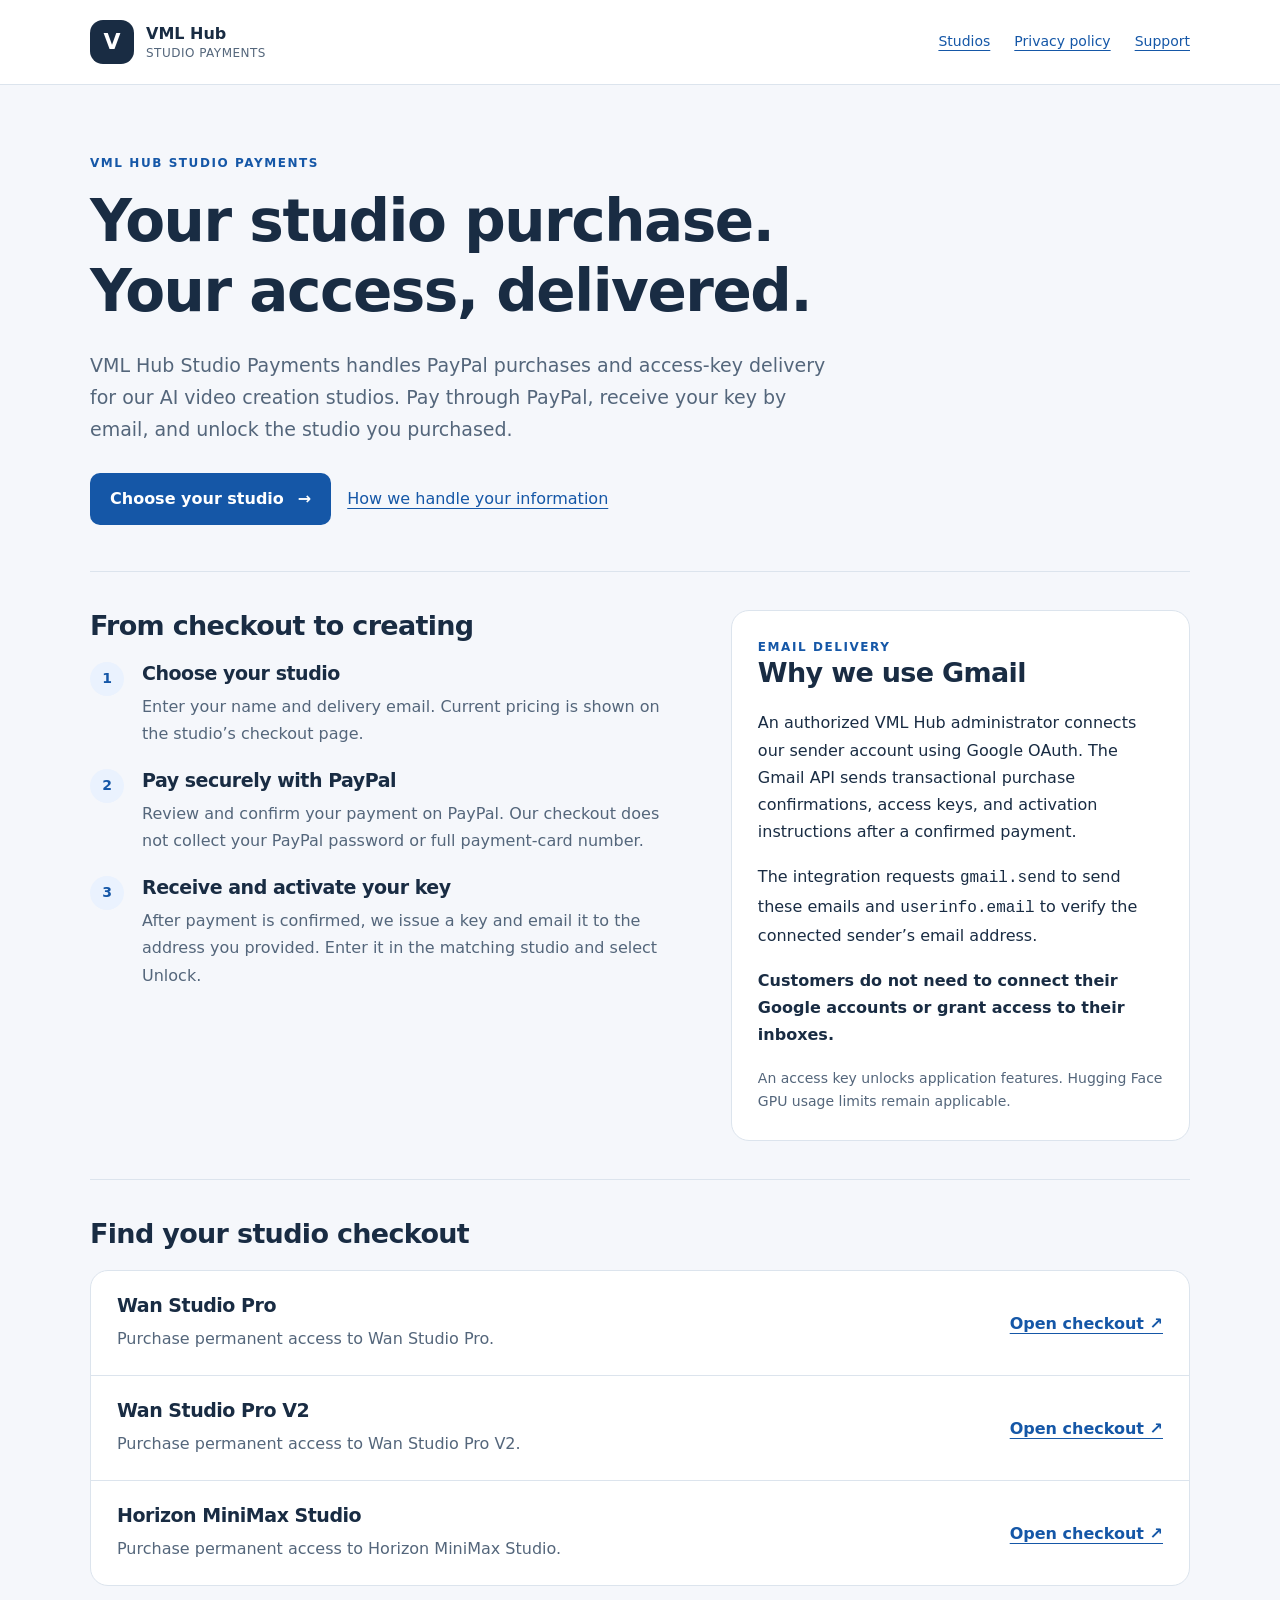
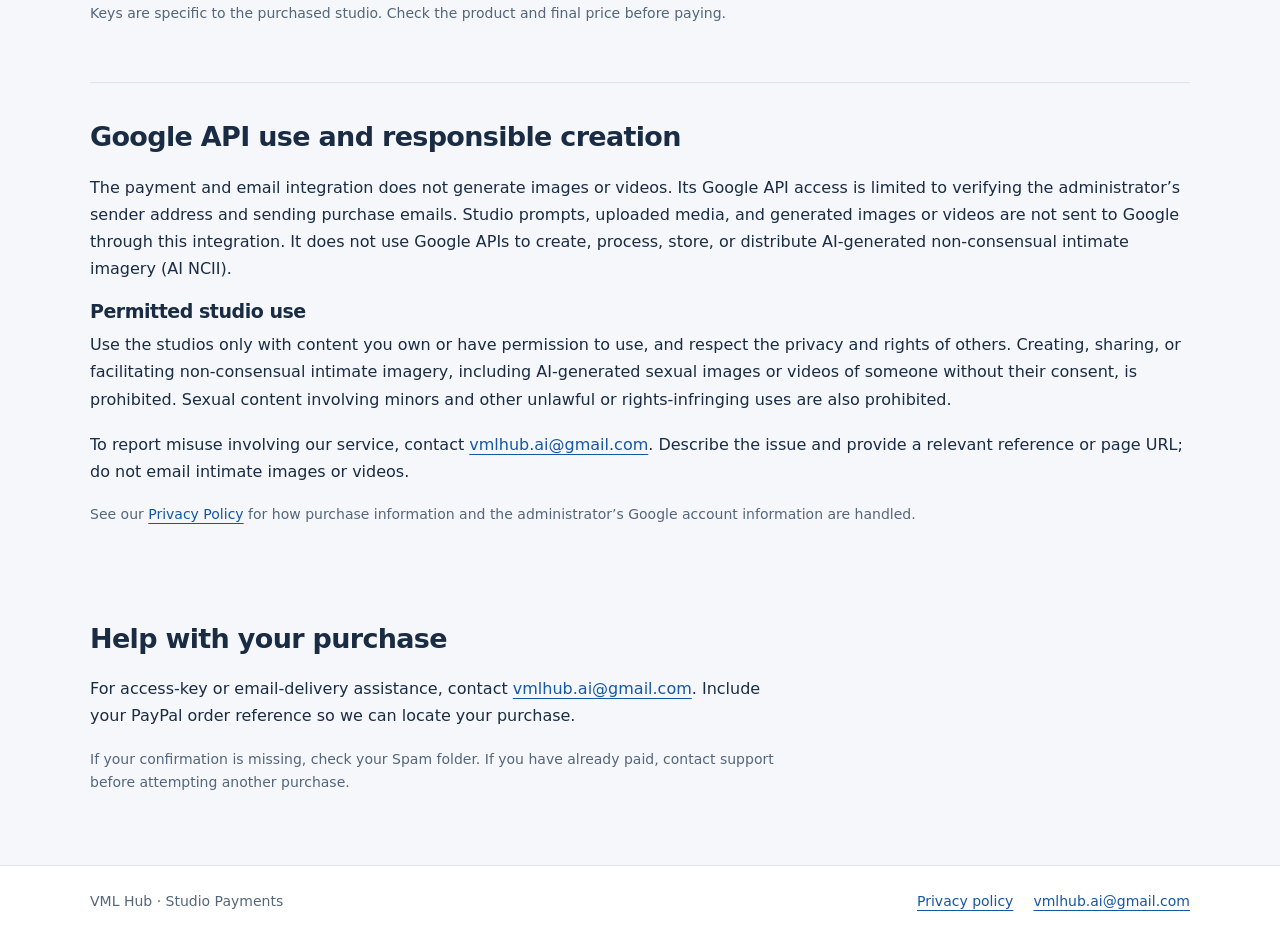
<file: index.html>
<!doctype html>
<html lang="en">
<head>
  <meta charset="utf-8">
  <meta name="viewport" content="width=device-width,initial-scale=1">
  <meta name="description" content="VML Hub Studio Payments: secure PayPal checkout, purchase confirmations, and access-key delivery for Wan and Horizon creative studios.">
  <link rel="canonical" href="https://vmlhub.github.io/studio-payments/">
  <link rel="stylesheet" href="styles.css">
  <title>VML Hub Studio Payments</title>
</head>
<body>
  <a class="skip" href="#main">Skip to content</a>
  <header class="site-header"><div class="wrap nav">
    <a class="brand" href="./" aria-label="VML Hub Studio Payments home"><span class="brand-mark" aria-hidden="true">V</span><span>VML Hub<small>STUDIO PAYMENTS</small></span></a>
    <nav class="nav-links" aria-label="Main navigation"><a href="#studios">Studios</a><a href="privacy.html">Privacy policy</a><a href="mailto:vmlhub.ai@gmail.com">Support</a></nav>
  </div></header>
  <main id="main" class="wrap">
    <section class="hero" aria-labelledby="title">
      <p class="eyebrow">VML Hub Studio Payments</p>
      <h1>Your studio purchase.<br>Your access, delivered.</h1>
      <p class="lede">VML Hub Studio Payments handles PayPal purchases and access-key delivery for our AI video creation studios. Pay through PayPal, receive your key by email, and unlock the studio you purchased.</p>
      <div class="hero-actions"><a class="button" href="#studios">Choose your studio <span aria-hidden="true">→</span></a><a class="text-link" href="privacy.html">How we handle your information</a></div>
    </section>
    <section class="section intro-grid" aria-labelledby="how-title">
      <div><h2 id="how-title">From checkout to creating</h2><ol class="steps">
        <li><h3>Choose your studio</h3><p>Enter your name and delivery email. Current pricing is shown on the studio’s checkout page.</p></li>
        <li><h3>Pay securely with PayPal</h3><p>Review and confirm your payment on PayPal. Our checkout does not collect your PayPal password or full payment-card number.</p></li>
        <li><h3>Receive and activate your key</h3><p>After payment is confirmed, we issue a key and email it to the address you provided. Enter it in the matching studio and select Unlock.</p></li>
      </ol></div>
      <aside class="notice" aria-labelledby="gmail-title"><p class="eyebrow">Email delivery</p><h2 id="gmail-title">Why we use Gmail</h2><p>An authorized VML Hub administrator connects our sender account using Google OAuth. The Gmail API sends transactional purchase confirmations, access keys, and activation instructions after a confirmed payment.</p><p>The integration requests <code>gmail.send</code> to send these emails and <code>userinfo.email</code> to verify the connected sender’s email address.</p><p><strong>Customers do not need to connect their Google accounts or grant access to their inboxes.</strong></p><p class="small">An access key unlocks application features. Hugging Face GPU usage limits remain applicable.</p></aside>
    </section>
    <section id="studios" class="section" aria-labelledby="studios-title"><h2 id="studios-title">Find your studio checkout</h2><div class="service-list">
      <article class="service-row"><div><h3>Wan Studio Pro</h3><p>Purchase permanent access to Wan Studio Pro.</p></div><a href="https://vml12-erp.hf.space/wan-studio-pro/checkout">Open checkout <span aria-hidden="true">&nbsp;↗</span></a></article>
      <article class="service-row"><div><h3>Wan Studio Pro V2</h3><p>Purchase permanent access to Wan Studio Pro V2.</p></div><a href="https://vml12-erp.hf.space/wan-studio-pro-v2/checkout">Open checkout <span aria-hidden="true">&nbsp;↗</span></a></article>
      <article class="service-row"><div><h3>Horizon MiniMax Studio</h3><p>Purchase permanent access to Horizon MiniMax Studio.</p></div><a href="https://vml12-erp.hf.space/horizon-minimax/checkout">Open checkout <span aria-hidden="true">&nbsp;↗</span></a></article>
    </div><p class="small" style="margin-top:16px">Keys are specific to the purchased studio. Check the product and final price before paying.</p></section>
    <section class="section" aria-labelledby="api-use-title"><h2 id="api-use-title">Google API use and responsible creation</h2><p>The payment and email integration does not generate images or videos. Its Google API access is limited to verifying the administrator’s sender address and sending purchase emails. Studio prompts, uploaded media, and generated images or videos are not sent to Google through this integration. It does not use Google APIs to create, process, store, or distribute AI-generated non-consensual intimate imagery (AI NCII).</p><h3>Permitted studio use</h3><p>Use the studios only with content you own or have permission to use, and respect the privacy and rights of others. Creating, sharing, or facilitating non-consensual intimate imagery, including AI-generated sexual images or videos of someone without their consent, is prohibited. Sexual content involving minors and other unlawful or rights-infringing uses are also prohibited.</p><p>To report misuse involving our service, contact <a href="mailto:vmlhub.ai@gmail.com">vmlhub.ai@gmail.com</a>. Describe the issue and provide a relevant reference or page URL; do not email intimate images or videos.</p><p class="small">See our <a href="privacy.html">Privacy Policy</a> for how purchase information and the administrator’s Google account information are handled.</p></section>
    <section class="support" aria-labelledby="support-title"><h2 id="support-title">Help with your purchase</h2><p>For access-key or email-delivery assistance, contact <a href="mailto:vmlhub.ai@gmail.com">vmlhub.ai@gmail.com</a>. Include your PayPal order reference so we can locate your purchase.</p><p class="small">If your confirmation is missing, check your Spam folder. If you have already paid, contact support before attempting another purchase.</p></section>
  </main>
  <footer class="site-footer"><div class="wrap footer-inner"><span>VML Hub · Studio Payments</span><div class="footer-links"><a href="privacy.html">Privacy policy</a><a href="mailto:vmlhub.ai@gmail.com">vmlhub.ai@gmail.com</a></div></div></footer>
</body>
</html>
</file>
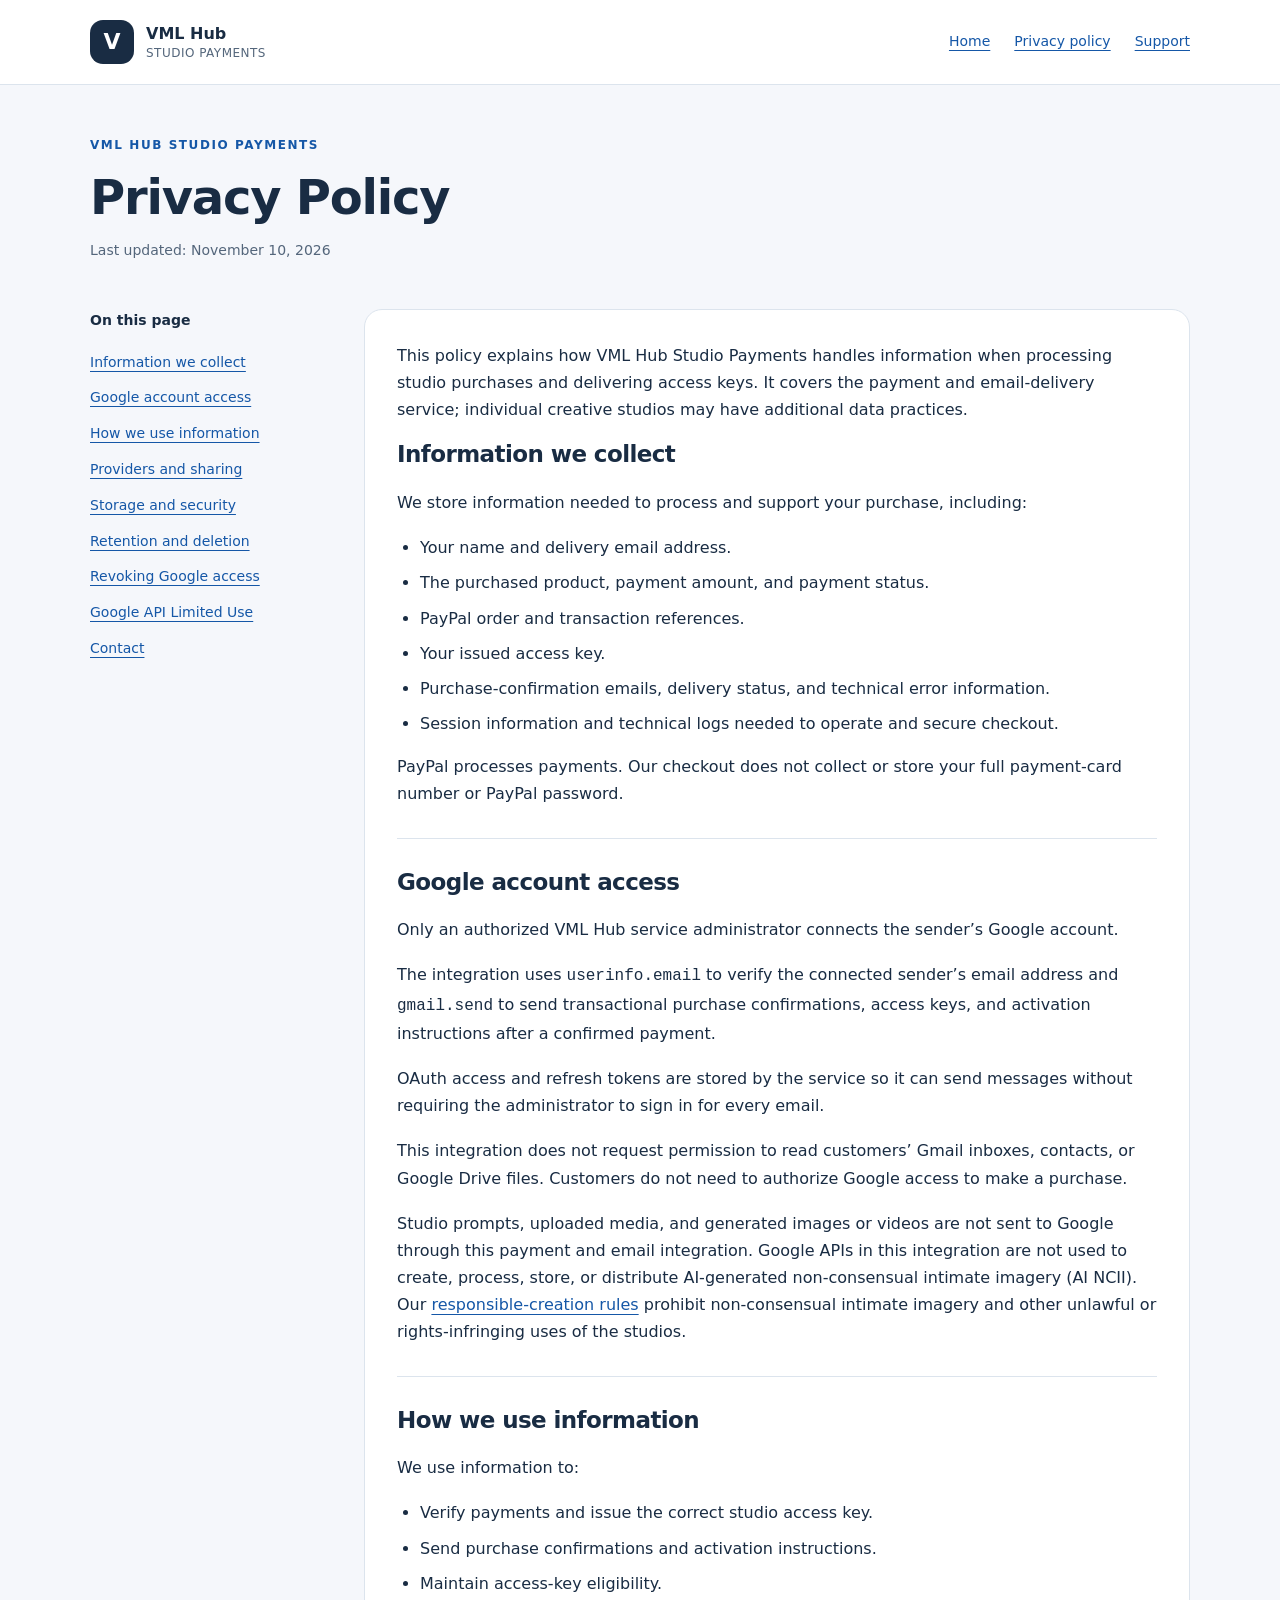
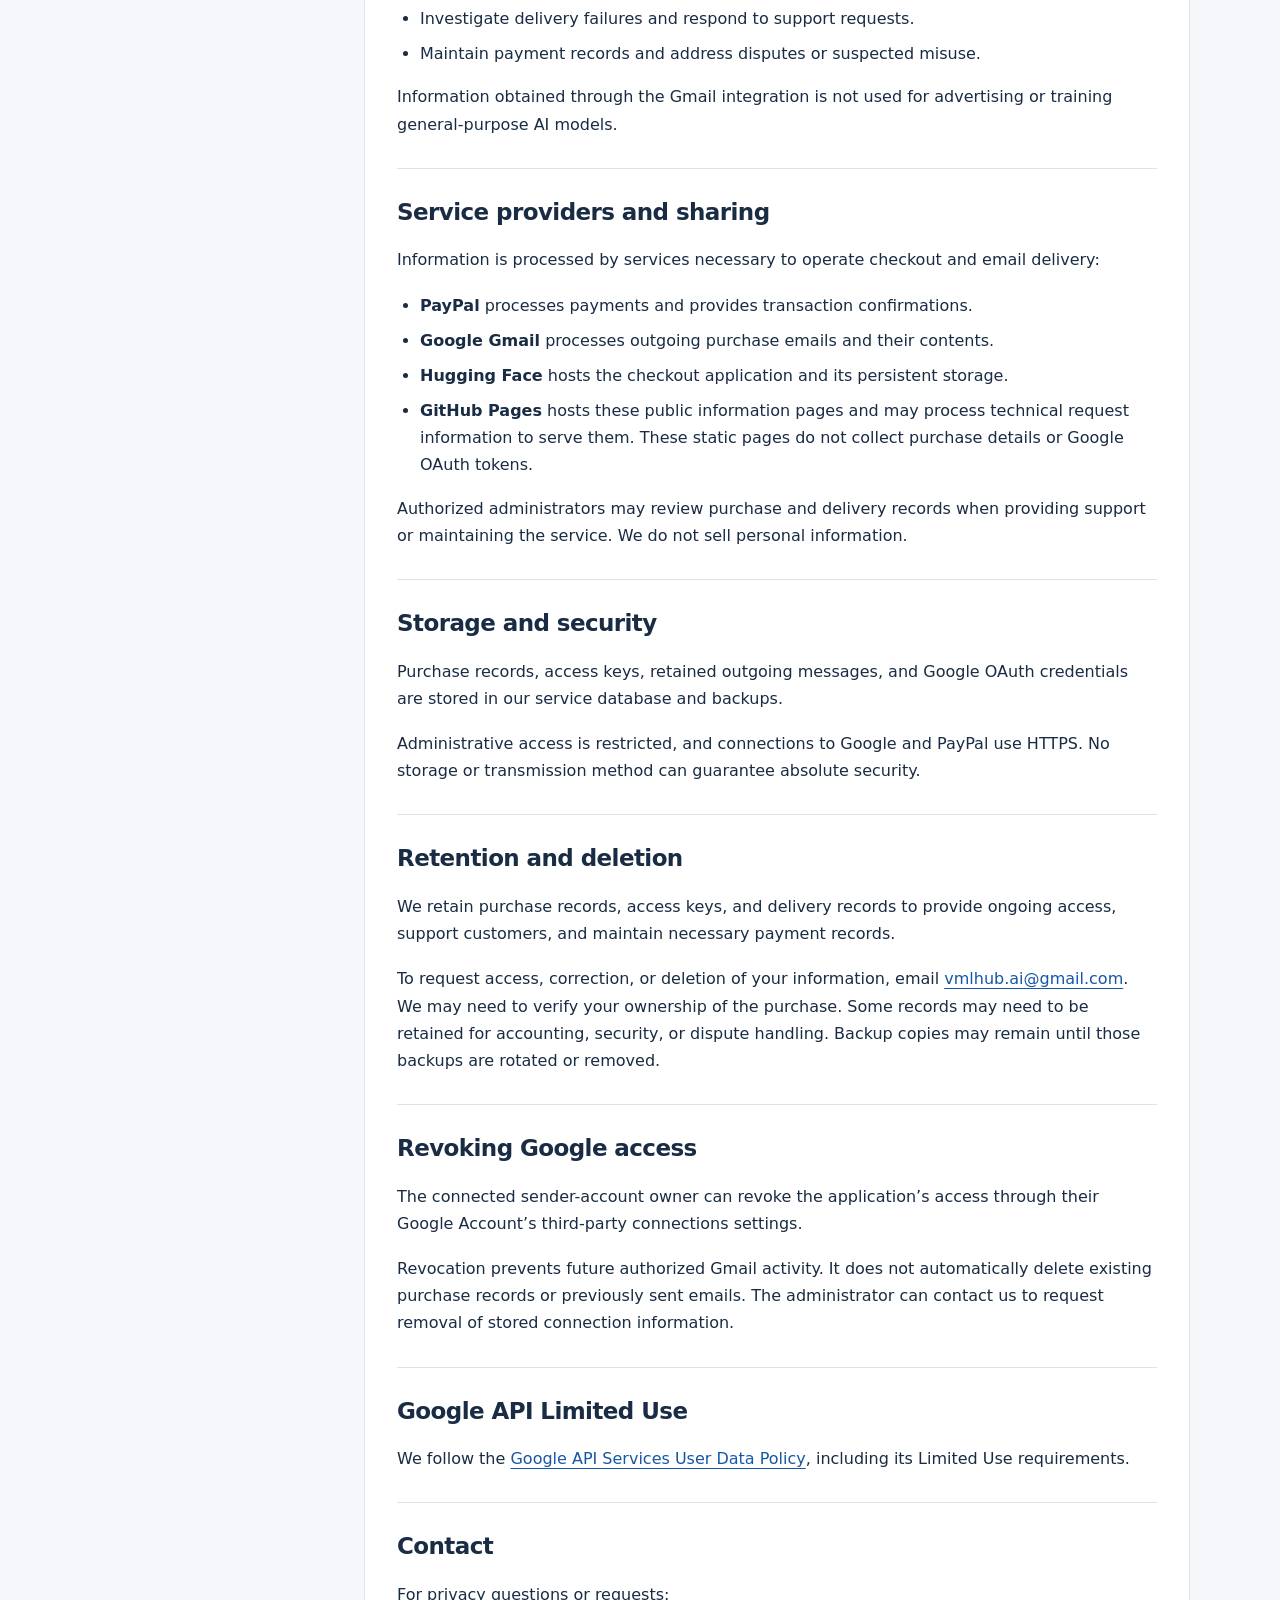
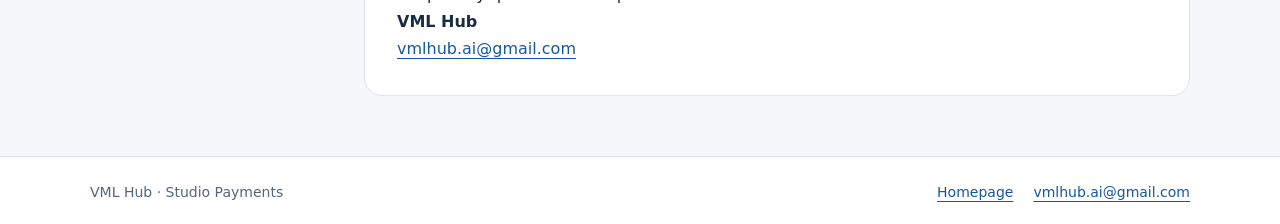
<file: privacy.html>
<!doctype html>
<html lang="en">
<head>
  <meta charset="utf-8">
  <meta name="viewport" content="width=device-width,initial-scale=1">
  <meta name="description" content="How VML Hub Studio Payments handles purchase information, Google Gmail access, access keys, and email delivery records.">
  <link rel="canonical" href="https://vmlhub.github.io/studio-payments/privacy.html">
  <link rel="stylesheet" href="styles.css">
  <title>Privacy Policy · VML Hub Studio Payments</title>
</head>
<body>
  <a class="skip" href="#main">Skip to content</a>
  <header class="site-header"><div class="wrap nav">
    <a class="brand" href="./" aria-label="VML Hub Studio Payments home"><span class="brand-mark" aria-hidden="true">V</span><span>VML Hub<small>STUDIO PAYMENTS</small></span></a>
    <nav class="nav-links" aria-label="Main navigation"><a href="./">Home</a><a href="privacy.html" aria-current="page">Privacy policy</a><a href="mailto:vmlhub.ai@gmail.com">Support</a></nav>
  </div></header>
  <main id="main" class="wrap">
    <div class="policy-hero"><p class="eyebrow">VML Hub Studio Payments</p><h1>Privacy Policy</h1><p class="small">Last updated: November 10, 2026</p></div>
    <div class="policy-layout">
      <nav class="toc" aria-label="Policy contents"><strong>On this page</strong><a href="#information">Information we collect</a><a href="#google">Google account access</a><a href="#use">How we use information</a><a href="#sharing">Providers and sharing</a><a href="#security">Storage and security</a><a href="#retention">Retention and deletion</a><a href="#revoke">Revoking Google access</a><a href="#limited-use">Google API Limited Use</a><a href="#contact">Contact</a></nav>
      <article class="policy-content">
        <p>This policy explains how VML Hub Studio Payments handles information when processing studio purchases and delivering access keys. It covers the payment and email-delivery service; individual creative studios may have additional data practices.</p>
        <section id="information"><h2>Information we collect</h2><p>We store information needed to process and support your purchase, including:</p><ul><li>Your name and delivery email address.</li><li>The purchased product, payment amount, and payment status.</li><li>PayPal order and transaction references.</li><li>Your issued access key.</li><li>Purchase-confirmation emails, delivery status, and technical error information.</li><li>Session information and technical logs needed to operate and secure checkout.</li></ul><p>PayPal processes payments. Our checkout does not collect or store your full payment-card number or PayPal password.</p></section>
        <section id="google"><h2>Google account access</h2><p>Only an authorized VML Hub service administrator connects the sender’s Google account.</p><p>The integration uses <code>userinfo.email</code> to verify the connected sender’s email address and <code>gmail.send</code> to send transactional purchase confirmations, access keys, and activation instructions after a confirmed payment.</p><p>OAuth access and refresh tokens are stored by the service so it can send messages without requiring the administrator to sign in for every email.</p><p>This integration does not request permission to read customers’ Gmail inboxes, contacts, or Google Drive files. Customers do not need to authorize Google access to make a purchase.</p><p>Studio prompts, uploaded media, and generated images or videos are not sent to Google through this payment and email integration. Google APIs in this integration are not used to create, process, store, or distribute AI-generated non-consensual intimate imagery (AI NCII). Our <a href="./#api-use-title">responsible-creation rules</a> prohibit non-consensual intimate imagery and other unlawful or rights-infringing uses of the studios.</p></section>
        <section id="use"><h2>How we use information</h2><p>We use information to:</p><ul><li>Verify payments and issue the correct studio access key.</li><li>Send purchase confirmations and activation instructions.</li><li>Maintain access-key eligibility.</li><li>Investigate delivery failures and respond to support requests.</li><li>Maintain payment records and address disputes or suspected misuse.</li></ul><p>Information obtained through the Gmail integration is not used for advertising or training general-purpose AI models.</p></section>
        <section id="sharing"><h2>Service providers and sharing</h2><p>Information is processed by services necessary to operate checkout and email delivery:</p><ul><li><strong>PayPal</strong> processes payments and provides transaction confirmations.</li><li><strong>Google Gmail</strong> processes outgoing purchase emails and their contents.</li><li><strong>Hugging Face</strong> hosts the checkout application and its persistent storage.</li><li><strong>GitHub Pages</strong> hosts these public information pages and may process technical request information to serve them. These static pages do not collect purchase details or Google OAuth tokens.</li></ul><p>Authorized administrators may review purchase and delivery records when providing support or maintaining the service. We do not sell personal information.</p></section>
        <section id="security"><h2>Storage and security</h2><p>Purchase records, access keys, retained outgoing messages, and Google OAuth credentials are stored in our service database and backups.</p><p>Administrative access is restricted, and connections to Google and PayPal use HTTPS. No storage or transmission method can guarantee absolute security.</p></section>
        <section id="retention"><h2>Retention and deletion</h2><p>We retain purchase records, access keys, and delivery records to provide ongoing access, support customers, and maintain necessary payment records.</p><p>To request access, correction, or deletion of your information, email <a href="mailto:vmlhub.ai@gmail.com">vmlhub.ai@gmail.com</a>. We may need to verify your ownership of the purchase. Some records may need to be retained for accounting, security, or dispute handling. Backup copies may remain until those backups are rotated or removed.</p></section>
        <section id="revoke"><h2>Revoking Google access</h2><p>The connected sender-account owner can revoke the application’s access through their Google Account’s third-party connections settings.</p><p>Revocation prevents future authorized Gmail activity. It does not automatically delete existing purchase records or previously sent emails. The administrator can contact us to request removal of stored connection information.</p></section>
        <section id="limited-use"><h2>Google API Limited Use</h2><p>We follow the <a href="https://developers.google.com/terms/api-services-user-data-policy">Google API Services User Data Policy</a>, including its Limited Use requirements.</p></section>
        <section id="contact"><h2>Contact</h2><p>For privacy questions or requests:<br><strong>VML Hub</strong><br><a href="mailto:vmlhub.ai@gmail.com">vmlhub.ai@gmail.com</a></p></section>
      </article>
    </div>
  </main>
  <footer class="site-footer"><div class="wrap footer-inner"><span>VML Hub · Studio Payments</span><div class="footer-links"><a href="./">Homepage</a><a href="mailto:vmlhub.ai@gmail.com">vmlhub.ai@gmail.com</a></div></div></footer>
</body>
</html>
</file>
<file: styles.css>
:root{color-scheme:light;--ink:#192c43;--muted:#54667b;--line:#dce4ed;--surface:#fff;--page:#f5f7fb;--blue:#1557a7;--soft:#eaf2fe;--radius:18px;font-family:system-ui,-apple-system,BlinkMacSystemFont,"Segoe UI",sans-serif}
*{box-sizing:border-box}html{scroll-behavior:smooth;scroll-padding-top:24px}body{margin:0;background:var(--page);color:var(--ink);font-size:16px;line-height:1.7}a{color:var(--blue);text-underline-offset:4px}a:hover{text-decoration-thickness:2px}a:focus-visible{outline:3px solid var(--blue);outline-offset:5px;border-radius:3px}p{margin:0 0 18px}h1,h2,h3{line-height:1.2;letter-spacing:-.025em}h1{font-size:clamp(34px,5vw,58px);margin:14px 0 22px;max-width:850px}h2{font-size:27px;margin:0 0 20px}h3{font-size:19px;margin:0 0 8px}ul,ol{padding-left:23px}li{margin:8px 0}.wrap{width:min(1100px,calc(100% - 48px));margin-inline:auto}.site-header{background:var(--surface);border-bottom:1px solid var(--line)}.nav{display:flex;align-items:center;justify-content:space-between;gap:20px;padding-block:20px}.brand{display:flex;align-items:center;gap:12px;text-decoration:none;color:var(--ink);font-weight:750;line-height:1.35}.brand-mark{display:grid;place-items:center;width:44px;height:44px;flex:none;border-radius:13px;color:white;background:var(--ink);font-size:22px}.brand small{display:block;color:var(--muted);font-weight:500;font-size:12px;letter-spacing:.04em}.nav-links{display:flex;align-items:center;gap:24px;font-size:14px}.nav-links a{display:inline-flex;align-items:center;min-height:44px}.hero{padding-block:68px 46px}.eyebrow{margin:0;color:var(--blue);font-weight:750;font-size:12px;letter-spacing:.13em;text-transform:uppercase}.lede{max-width:750px;font-size:19px;color:var(--muted)}.hero-actions{display:flex;flex-wrap:wrap;gap:16px;align-items:center;margin-top:28px}.button{display:inline-flex;align-items:center;justify-content:center;gap:14px;min-height:48px;padding:12px 20px;border-radius:10px;background:var(--blue);color:white;font-weight:700;text-decoration:none}.button:hover{background:#0e488d}.text-link{padding-block:10px}.section{padding-block:38px;border-top:1px solid var(--line)}.intro-grid{display:grid;grid-template-columns:1.3fr 1fr;gap:44px;align-items:start}.steps{list-style:none;counter-reset:step;padding:0;margin:0;display:grid;gap:22px}.steps li{counter-increment:step;position:relative;padding-left:52px;margin:0}.steps li:before{content:counter(step);display:grid;place-items:center;position:absolute;left:0;top:0;width:34px;height:34px;border-radius:50%;background:var(--soft);color:var(--blue);font-size:14px;font-weight:750}.steps p,.service-row p{color:var(--muted);margin:0}.notice{padding:26px;background:var(--surface);border:1px solid var(--line);border-radius:var(--radius)}.notice p:last-child{margin-bottom:0}.notice strong{color:var(--ink)}.service-list{background:var(--surface);border:1px solid var(--line);border-radius:var(--radius);overflow:hidden}.service-row{display:flex;align-items:center;justify-content:space-between;gap:24px;padding:23px 26px}.service-row+.service-row{border-top:1px solid var(--line)}.service-row a{flex:none;display:inline-flex;align-items:center;min-height:44px;font-weight:650}.small{font-size:14px;color:var(--muted)}.support{padding-block:40px 52px}.support p{max-width:700px}.site-footer{background:var(--surface);border-top:1px solid var(--line);font-size:14px;color:var(--muted)}.footer-inner{display:flex;justify-content:space-between;align-items:center;gap:20px;flex-wrap:wrap;padding-block:24px}.footer-links{display:flex;gap:20px;flex-wrap:wrap}.footer-links a{overflow-wrap:anywhere}.policy-hero{padding-block:50px 28px}.policy-hero h1{font-size:clamp(34px,5vw,48px);margin-bottom:12px}.policy-layout{display:grid;grid-template-columns:230px minmax(0,1fr);gap:44px;padding-bottom:60px}.toc{position:sticky;top:24px;align-self:start;font-size:14px}.toc strong{display:block;margin-bottom:12px}.toc a{display:block;padding:6px 0}.policy-content{padding:32px;background:var(--surface);border:1px solid var(--line);border-radius:var(--radius);overflow-wrap:anywhere}.policy-content section+section{border-top:1px solid var(--line);margin-top:30px;padding-top:30px}.policy-content h2{font-size:23px}.policy-content p:last-child{margin-bottom:0}.skip{position:absolute;left:20px;top:-80px;z-index:10;background:var(--surface);padding:12px}.skip:focus{top:12px}
@media(max-width:760px){.wrap{width:calc(100% - 36px)}.nav{align-items:flex-start;gap:12px}.nav-links{gap:14px;font-size:13px;flex-wrap:wrap;justify-content:flex-end}.brand small{font-size:11px}.hero{padding-block:42px 30px}.lede{font-size:17px}.intro-grid{grid-template-columns:1fr;gap:28px}.section{padding-block:30px}.service-row{flex-direction:column;align-items:flex-start;gap:10px;padding:20px}.policy-layout{grid-template-columns:minmax(0,1fr);gap:24px}.toc{position:static;display:flex;gap:8px 18px;flex-wrap:wrap;padding-bottom:20px;border-bottom:1px solid var(--line)}.toc strong{width:100%;margin:0}.policy-content{padding:24px}.footer-inner{align-items:flex-start}.brand-mark{width:38px;height:38px}.notice{padding:23px}}
@media(max-width:400px){.nav{flex-direction:column}.nav-links{justify-content:flex-start}.hero-actions{align-items:stretch;flex-direction:column}.policy-content{padding:20px}.policy-content h2{font-size:21px}}
@media(prefers-color-scheme:dark){:root{color-scheme:dark;--ink:#e7eff9;--muted:#b4c3d4;--line:#34475e;--surface:#172536;--page:#101c2a;--blue:#98caff;--soft:#233b56}.brand-mark{background:#294563}.button{background:#98caff;color:#102236}.button:hover{background:#bbdcff}}
@media(prefers-reduced-motion:reduce){html{scroll-behavior:auto}}
</file>
